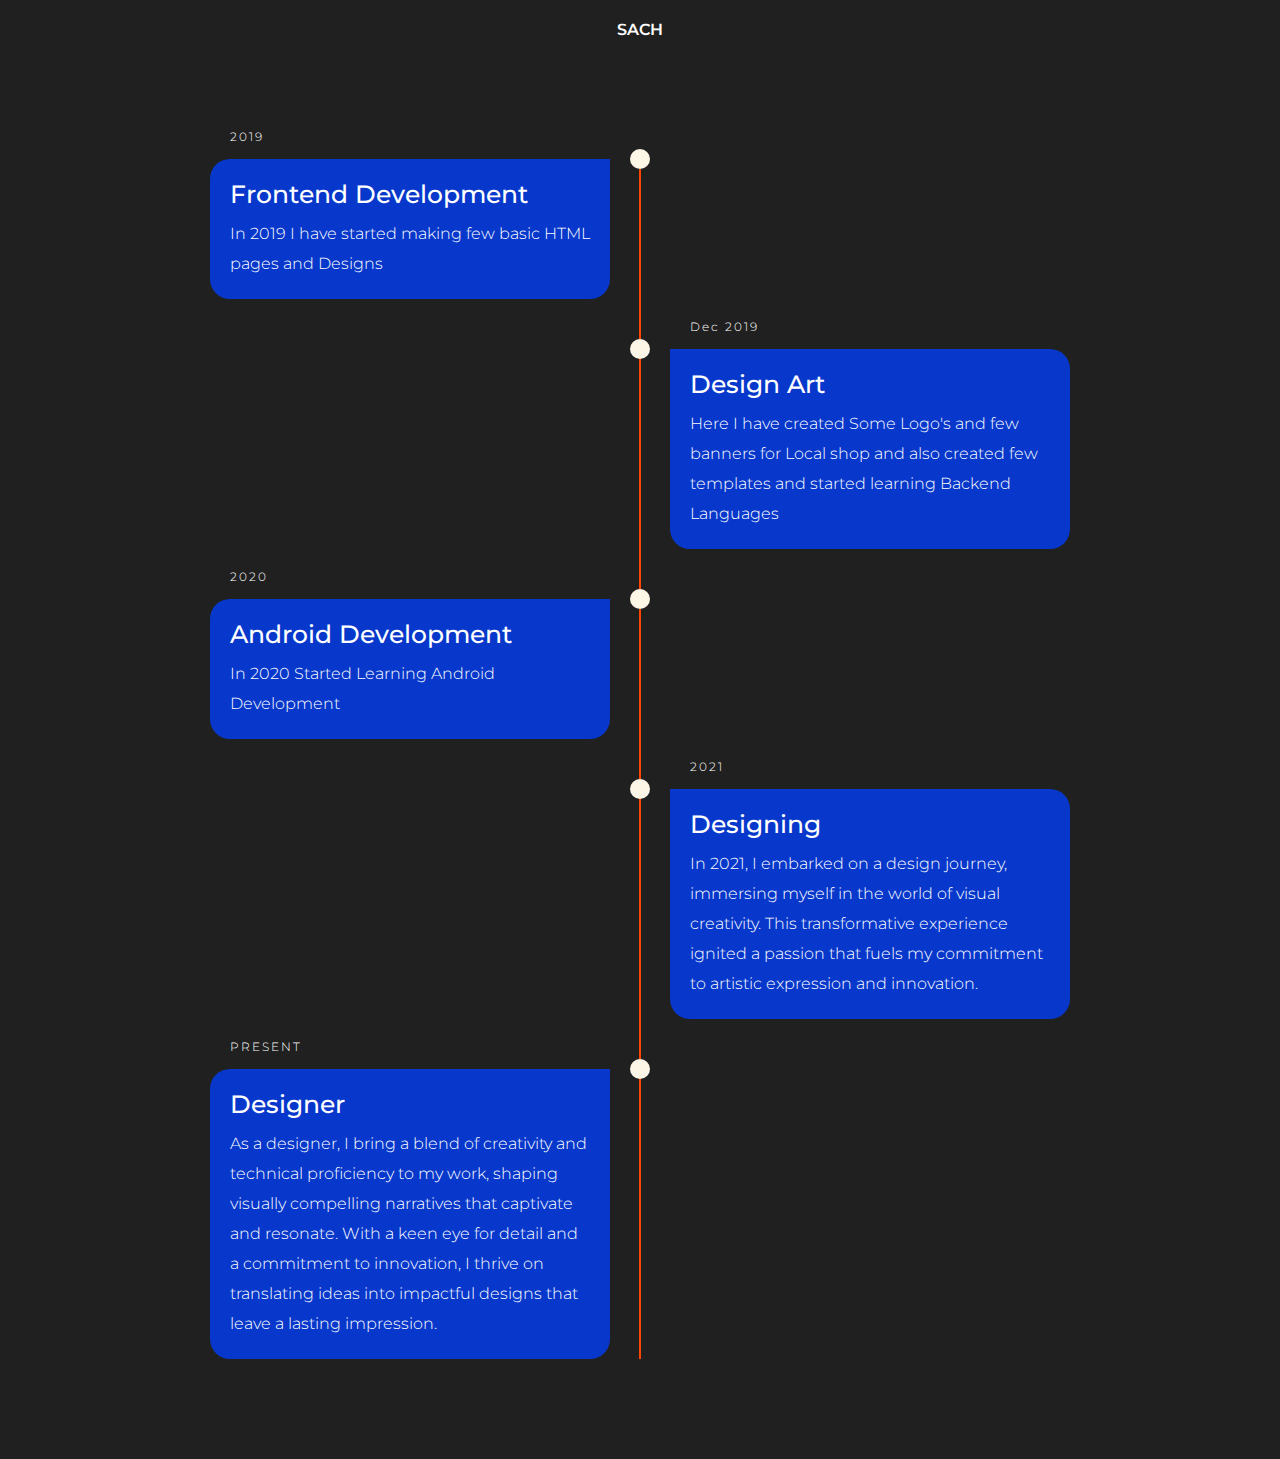
<file: timeline.html>
<!DOCTYPE html>
<html lang="en">
<head>
    <meta charset="UTF-8">
    <meta http-equiv="X-UA-Compatible" content="IE=edge">
    <meta name="viewport" content="width=device-width, initial-scale=1.0">
    <link rel="stylesheet" href="timeline.css">
    <link rel="icon" type="image/x-icon" href="SACH.png">
    <title>SACH</title>
</head>
<body>
  <div class="bbbtn">
    <a href="index.html" class="bbtn"> SACH</a>
  </div>

    <div class="container">
        <div class="timeline">
          <ul>
            <li>
              <div class="timeline-content">
                <h3 class="date">2019</h3>
                <h1>Frontend Development</h1>
                <p>In 2019 I have started making few basic HTML pages and Designs </p>
              </div>
            </li>
            <li>
              <div class="timeline-content">
                <h3 class="date">Dec 2019</h3>
                <h1>Design Art</h1>
                <p>Here I have created Some Logo's and few banners for Local shop and also created few templates and started learning Backend Languages</p>
              </div>
            </li>
            <li>
              <div class="timeline-content">
                <h3 class="date">2020</h3>
                <h1>Android Development</h1>
                <p>In 2020 Started Learning Android Development</p>
              </div>
            </li>
            <li>
              <div class="timeline-content">
                <h3 class="date">2021</h3>
                <h1>Designing</h1>
                <p>In 2021, I embarked on a design journey, immersing myself in the world of visual creativity. This transformative experience ignited a passion that fuels my commitment to artistic expression and innovation.</p>
              </div>
            </li>
            <li>
              <div class="timeline-content">
                <h3 class="date">PRESENT</h3>
                <h1>Designer</h1>
                <p>As a designer, I bring a blend of creativity and technical proficiency to my work, shaping visually compelling narratives that captivate and resonate. With a keen eye for detail and a commitment to innovation, I thrive on translating ideas into impactful designs that leave a lasting impression.</p>
              </div>
            </li>
          </ul>
        </div>
      </div>


    
</body>
</html>
</file>
<file: timeline.css>
@import url("https://fonts.googleapis.com/css2?family=Montserrat:wght@300;500&display=swap");
* {
  margin: 0;
  padding: 0;
  box-sizing: border-box;
}
html {
  font-family: "Montserrat";
}
.container {
  min-height: 100vh;
  width: 100%;
  display: flex;
  align-items: center;
  justify-content: center;
  padding: 100px 0;
  background-color: rgb(32, 32, 32);
}
.timeline {
  width: 80%;
  height: auto;
  max-width: 800px;
  margin: 0 auto;
  position: relative;
}

.timeline ul {
  list-style: none;
}
.timeline ul li {
  padding: 20px;
  background-color: #0040ffc4;
  color: white;
  border-radius: 10px;
  margin-bottom: 20px;
}
.timeline ul li:last-child {
  margin-bottom: 0;
}
.timeline-content h1 {
  font-weight: 500;
  font-size: 25px;
  line-height: 30px;
  margin-bottom: 10px;
}
.timeline-content p {
  font-size: 16px;
  line-height: 30px;
  font-weight: 300;
}
.timeline-content .date {
  font-size: 12px;
  font-weight: 300;
  margin-bottom: 10px;
  letter-spacing: 2px;
}
@media only screen and (min-width: 768px) {
  .timeline:before {
    content: "";
    position: absolute;
    top: 0;
    left: 50%;
    transform: translateX(-50%);
    width: 2px;
    height: 100%;
    background-color: orangered;
  }
  .timeline ul li {
    width: 50%;
    position: relative;
    margin-bottom: 50px;
  }
  .timeline ul li:nth-child(odd) {
    float: left;
    clear: right;
    transform: translateX(-30px);
    border-radius: 20px 0px 20px 20px;
  }
  .timeline ul li:nth-child(even) {
    float: right;
    clear: left;
    transform: translateX(30px);
    border-radius: 0px 20px 20px 20px;
  }
  .timeline ul li::before {
    content: "";
    position: absolute;
    height: 20px;
    width: 20px;
    border-radius: 50%;
    background-color: oldlace;
    top: 0px;
  }
  .timeline ul li:nth-child(odd)::before {
    transform: translate(50%, -50%);
    right: -30px;
  }
  .timeline ul li:nth-child(even)::before {
    transform: translate(-50%, -50%);
    left: -30px;
  }
  .timeline-content .date {
    position: absolute;
    top: -30px;
  }
  .timeline ul li:hover::before {
    background-color: rgb(248, 203, 0);
  }
}



/*---------------------------------------------*/
.bbbtn{
  text-align: center;
  background-color: rgb(32, 32, 32);
  padding:20px;
  font-weight: 600;
  

}
.bbtn{
  color: white;
  text-decoration: none;
  

}
.bbtn:hover{
  color: orangered;

}
</file>
